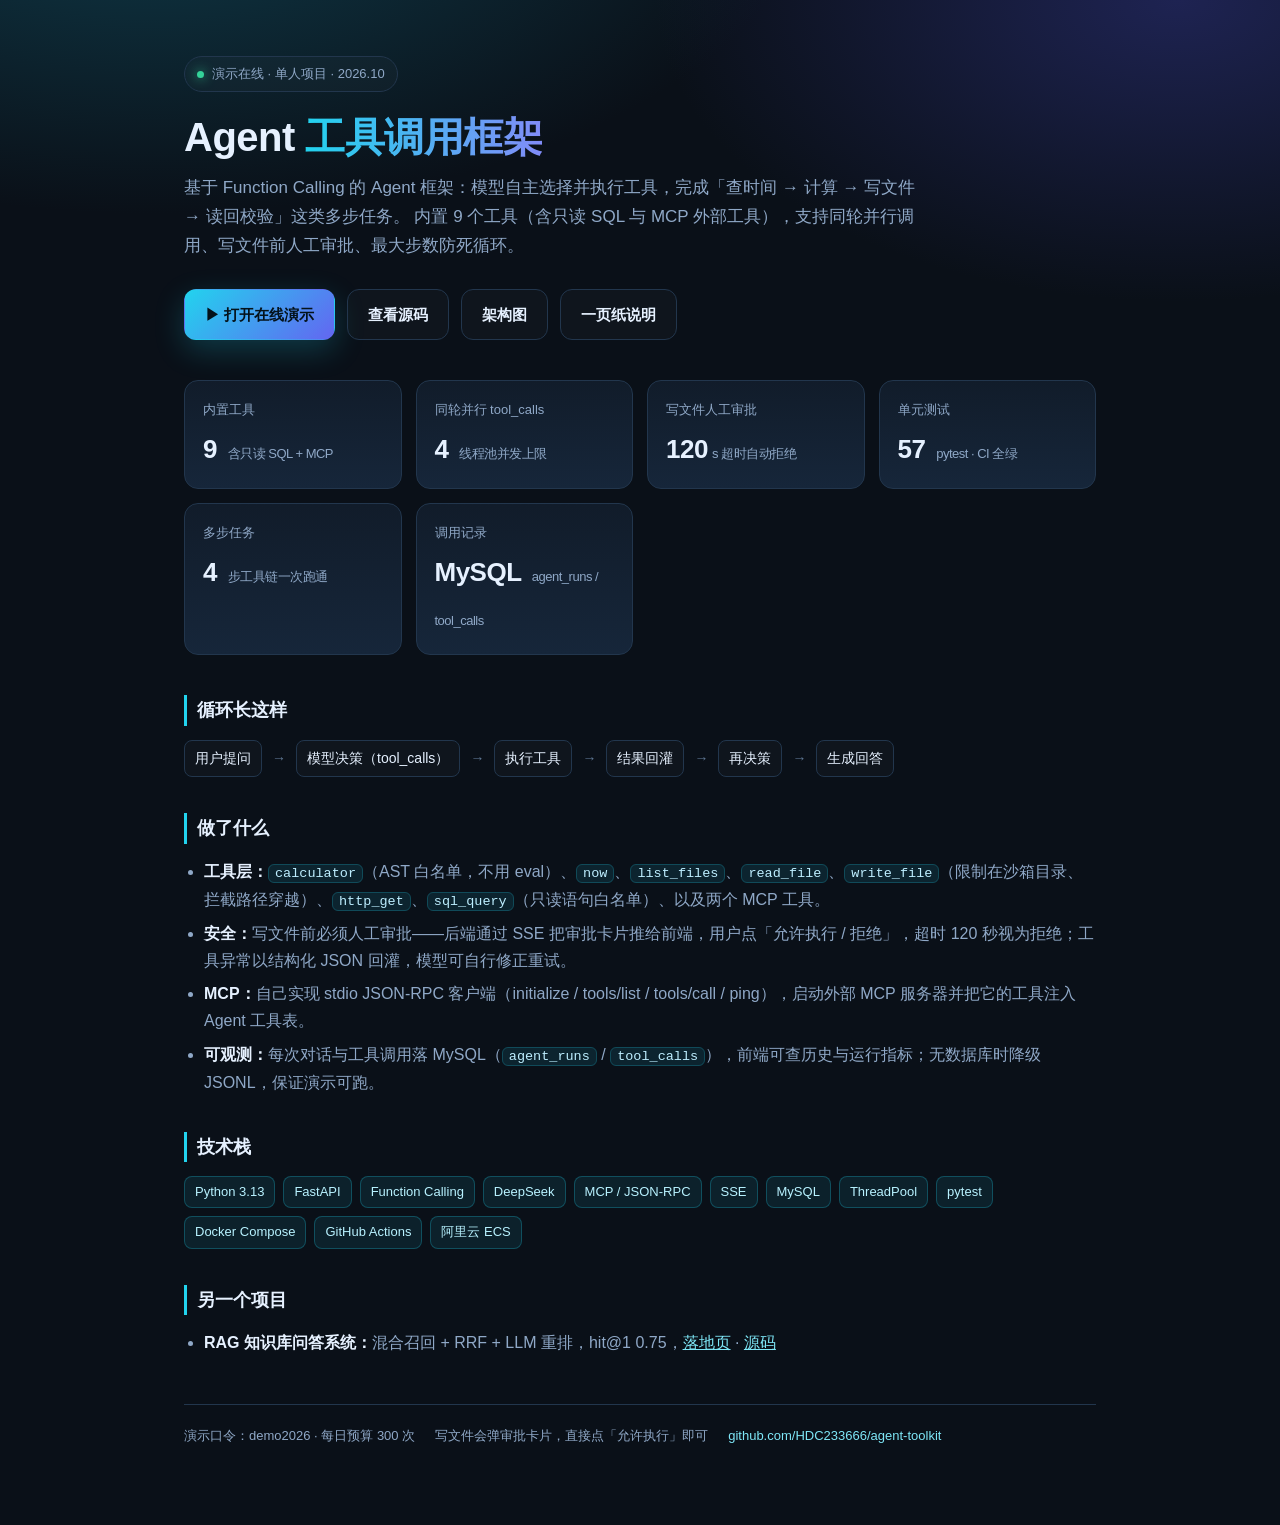
<file: docs/index.html>
<!doctype html>
<html lang="zh-CN">
<head>
<meta charset="utf-8" />
<meta name="viewport" content="width=device-width, initial-scale=1" />
<title>Agent 工具调用框架</title>
<meta name="description" content="基于 Function Calling 的 Agent 框架：9 个工具、并行调用、写文件人工审批、MCP 接入，调用链路可追溯。" />
<style>
  :root {
    --bg: #0a1018;
    --panel: #111c2a;
    --panel-2: #16263a;
    --line: #22364d;
    --text: #e6f1ff;
    --muted: #8fa8c7;
    --brand: #22d3ee;
    --brand-2: #6366f1;
    --ok: #34d399;
  }
  * { box-sizing: border-box; }
  body {
    margin: 0;
    background: radial-gradient(1100px 560px at 12% -8%, #0f3b4a 0%, transparent 60%),
                radial-gradient(900px 520px at 92% 0%, #1e2352 0%, transparent 58%),
                var(--bg);
    color: var(--text);
    font: 16px/1.7 -apple-system, "Segoe UI", "PingFang SC", "Microsoft YaHei", sans-serif;
    -webkit-font-smoothing: antialiased;
  }
  .wrap { max-width: 960px; margin: 0 auto; padding: 56px 24px 80px; }
  .badge {
    display: inline-flex; align-items: center; gap: 8px;
    padding: 6px 12px; border: 1px solid var(--line); border-radius: 999px;
    color: var(--muted); font-size: 13px; background: rgba(255,255,255,.02);
  }
  .dot { width: 7px; height: 7px; border-radius: 50%; background: var(--ok); box-shadow: 0 0 12px var(--ok); }
  h1 { font-size: 40px; line-height: 1.25; margin: 20px 0 12px; letter-spacing: -.5px; }
  h1 span { background: linear-gradient(90deg, #22d3ee, #818cf8); -webkit-background-clip: text; background-clip: text; color: transparent; }
  .lead { color: var(--muted); font-size: 17px; max-width: 740px; margin: 0 0 28px; }
  .actions { display: flex; flex-wrap: wrap; gap: 12px; margin-bottom: 40px; }
  .btn {
    display: inline-flex; align-items: center; gap: 8px;
    padding: 12px 20px; border-radius: 12px; text-decoration: none;
    font-weight: 600; font-size: 15px; border: 1px solid transparent;
    transition: transform .15s ease, box-shadow .15s ease;
  }
  .btn:hover { transform: translateY(-1px); }
  .btn-primary { background: linear-gradient(135deg, var(--brand), var(--brand-2)); color: #04121a; box-shadow: 0 10px 30px rgba(34,211,238,.22); }
  .btn-ghost { border-color: var(--line); color: var(--text); background: rgba(255,255,255,.02); }
  .grid { display: grid; grid-template-columns: repeat(auto-fit, minmax(200px, 1fr)); gap: 14px; margin-bottom: 40px; }
  .card { background: linear-gradient(180deg, var(--panel), var(--panel-2)); border: 1px solid var(--line); border-radius: 14px; padding: 18px 18px 16px; }
  .card .k { color: var(--muted); font-size: 13px; }
  .card .v { font-size: 26px; font-weight: 700; margin-top: 6px; letter-spacing: -.5px; }
  .card .v small { font-size: 13px; font-weight: 500; color: var(--muted); margin-left: 4px; }
  h2 { font-size: 18px; margin: 36px 0 14px; padding-left: 10px; border-left: 3px solid var(--brand); }
  ul { margin: 0; padding-left: 20px; color: var(--muted); }
  li { margin: 6px 0; }
  li b { color: var(--text); font-weight: 600; }
  code { background: rgba(34,211,238,.10); border: 1px solid rgba(34,211,238,.22); padding: 1px 6px; border-radius: 6px; font-size: 13.5px; color: #bdeeff; }
  .tags { display: flex; flex-wrap: wrap; gap: 8px; margin-top: 8px; }
  .tag { font-size: 13px; color: #b8f2ff; background: rgba(34,211,238,.09); border: 1px solid rgba(34,211,238,.26); padding: 4px 10px; border-radius: 8px; }
  .flow { display: flex; flex-wrap: wrap; align-items: center; gap: 10px; margin: 10px 0 0; color: var(--muted); font-size: 14px; }
  .flow i { font-style: normal; color: #5f7794; }
  .flow span { border: 1px solid var(--line); background: rgba(255,255,255,.02); padding: 6px 10px; border-radius: 8px; color: var(--text); }
  .foot { margin-top: 48px; padding-top: 20px; border-top: 1px solid var(--line); color: var(--muted); font-size: 13px; display: flex; flex-wrap: wrap; gap: 8px 20px; }
  .foot a { color: #7ee7f7; text-decoration: none; }
  @media (max-width: 560px) { h1 { font-size: 30px; } .wrap { padding: 36px 18px 60px; } }
</style>
</head>
<body>
<div class="wrap">
  <div class="badge"><span class="dot"></span> 演示在线 · 单人项目 · 2026.10</div>
  <h1>Agent <span>工具调用框架</span></h1>
  <p class="lead">
    基于 Function Calling 的 Agent 框架：模型自主选择并执行工具，完成「查时间 → 计算 → 写文件 → 读回校验」这类多步任务。
    内置 9 个工具（含只读 SQL 与 MCP 外部工具），支持同轮并行调用、写文件前人工审批、最大步数防死循环。
  </p>

  <div class="actions">
    <a class="btn btn-primary" href="http://8.137.173.141:8011/?k=demo2026" target="_blank" rel="noreferrer">▶ 打开在线演示</a>
    <a class="btn btn-ghost" href="https://github.com/HDC233666/agent-toolkit" target="_blank" rel="noreferrer">查看源码</a>
    <a class="btn btn-ghost" href="https://github.com/HDC233666/agent-toolkit/blob/main/docs/ARCHITECTURE.md" target="_blank" rel="noreferrer">架构图</a>
    <a class="btn btn-ghost" href="https://github.com/HDC233666/agent-toolkit/blob/main/docs/PROJECT.md" target="_blank" rel="noreferrer">一页纸说明</a>
  </div>

  <div class="grid">
    <div class="card"><div class="k">内置工具</div><div class="v">9 <small>含只读 SQL + MCP</small></div></div>
    <div class="card"><div class="k">同轮并行 tool_calls</div><div class="v">4 <small>线程池并发上限</small></div></div>
    <div class="card"><div class="k">写文件人工审批</div><div class="v">120<small>s 超时自动拒绝</small></div></div>
    <div class="card"><div class="k">单元测试</div><div class="v">57 <small>pytest · CI 全绿</small></div></div>
    <div class="card"><div class="k">多步任务</div><div class="v">4 <small>步工具链一次跑通</small></div></div>
    <div class="card"><div class="k">调用记录</div><div class="v">MySQL <small>agent_runs / tool_calls</small></div></div>
  </div>

  <h2>循环长这样</h2>
  <div class="flow">
    <span>用户提问</span><i>→</i><span>模型决策（tool_calls）</span><i>→</i><span>执行工具</span><i>→</i><span>结果回灌</span><i>→</i><span>再决策</span><i>→</i><span>生成回答</span>
  </div>

  <h2>做了什么</h2>
  <ul>
    <li><b>工具层：</b><code>calculator</code>（AST 白名单，不用 eval）、<code>now</code>、<code>list_files</code>、<code>read_file</code>、<code>write_file</code>（限制在沙箱目录、拦截路径穿越）、<code>http_get</code>、<code>sql_query</code>（只读语句白名单）、以及两个 MCP 工具。</li>
    <li><b>安全：</b>写文件前必须人工审批——后端通过 SSE 把审批卡片推给前端，用户点「允许执行 / 拒绝」，超时 120 秒视为拒绝；工具异常以结构化 JSON 回灌，模型可自行修正重试。</li>
    <li><b>MCP：</b>自己实现 stdio JSON-RPC 客户端（initialize / tools/list / tools/call / ping），启动外部 MCP 服务器并把它的工具注入 Agent 工具表。</li>
    <li><b>可观测：</b>每次对话与工具调用落 MySQL（<code>agent_runs</code> / <code>tool_calls</code>），前端可查历史与运行指标；无数据库时降级 JSONL，保证演示可跑。</li>
  </ul>

  <h2>技术栈</h2>
  <div class="tags">
    <span class="tag">Python 3.13</span><span class="tag">FastAPI</span><span class="tag">Function Calling</span>
    <span class="tag">DeepSeek</span><span class="tag">MCP / JSON-RPC</span><span class="tag">SSE</span>
    <span class="tag">MySQL</span><span class="tag">ThreadPool</span><span class="tag">pytest</span>
    <span class="tag">Docker Compose</span><span class="tag">GitHub Actions</span><span class="tag">阿里云 ECS</span>
  </div>

  <h2>另一个项目</h2>
  <ul>
    <li><b>RAG 知识库问答系统：</b>混合召回 + RRF + LLM 重排，hit@1 0.75，<a href="https://hdc233666.github.io/rag-knowledge-base/" style="color:#7ee7f7">落地页</a> · <a href="https://github.com/HDC233666/rag-knowledge-base" style="color:#7ee7f7">源码</a></li>
  </ul>

  <div class="foot">
    <span>演示口令：demo2026 · 每日预算 300 次</span>
    <span>写文件会弹审批卡片，直接点「允许执行」即可</span>
    <a href="https://github.com/HDC233666/agent-toolkit">github.com/HDC233666/agent-toolkit</a>
  </div>
</div>
</body>
</html>
</file>
